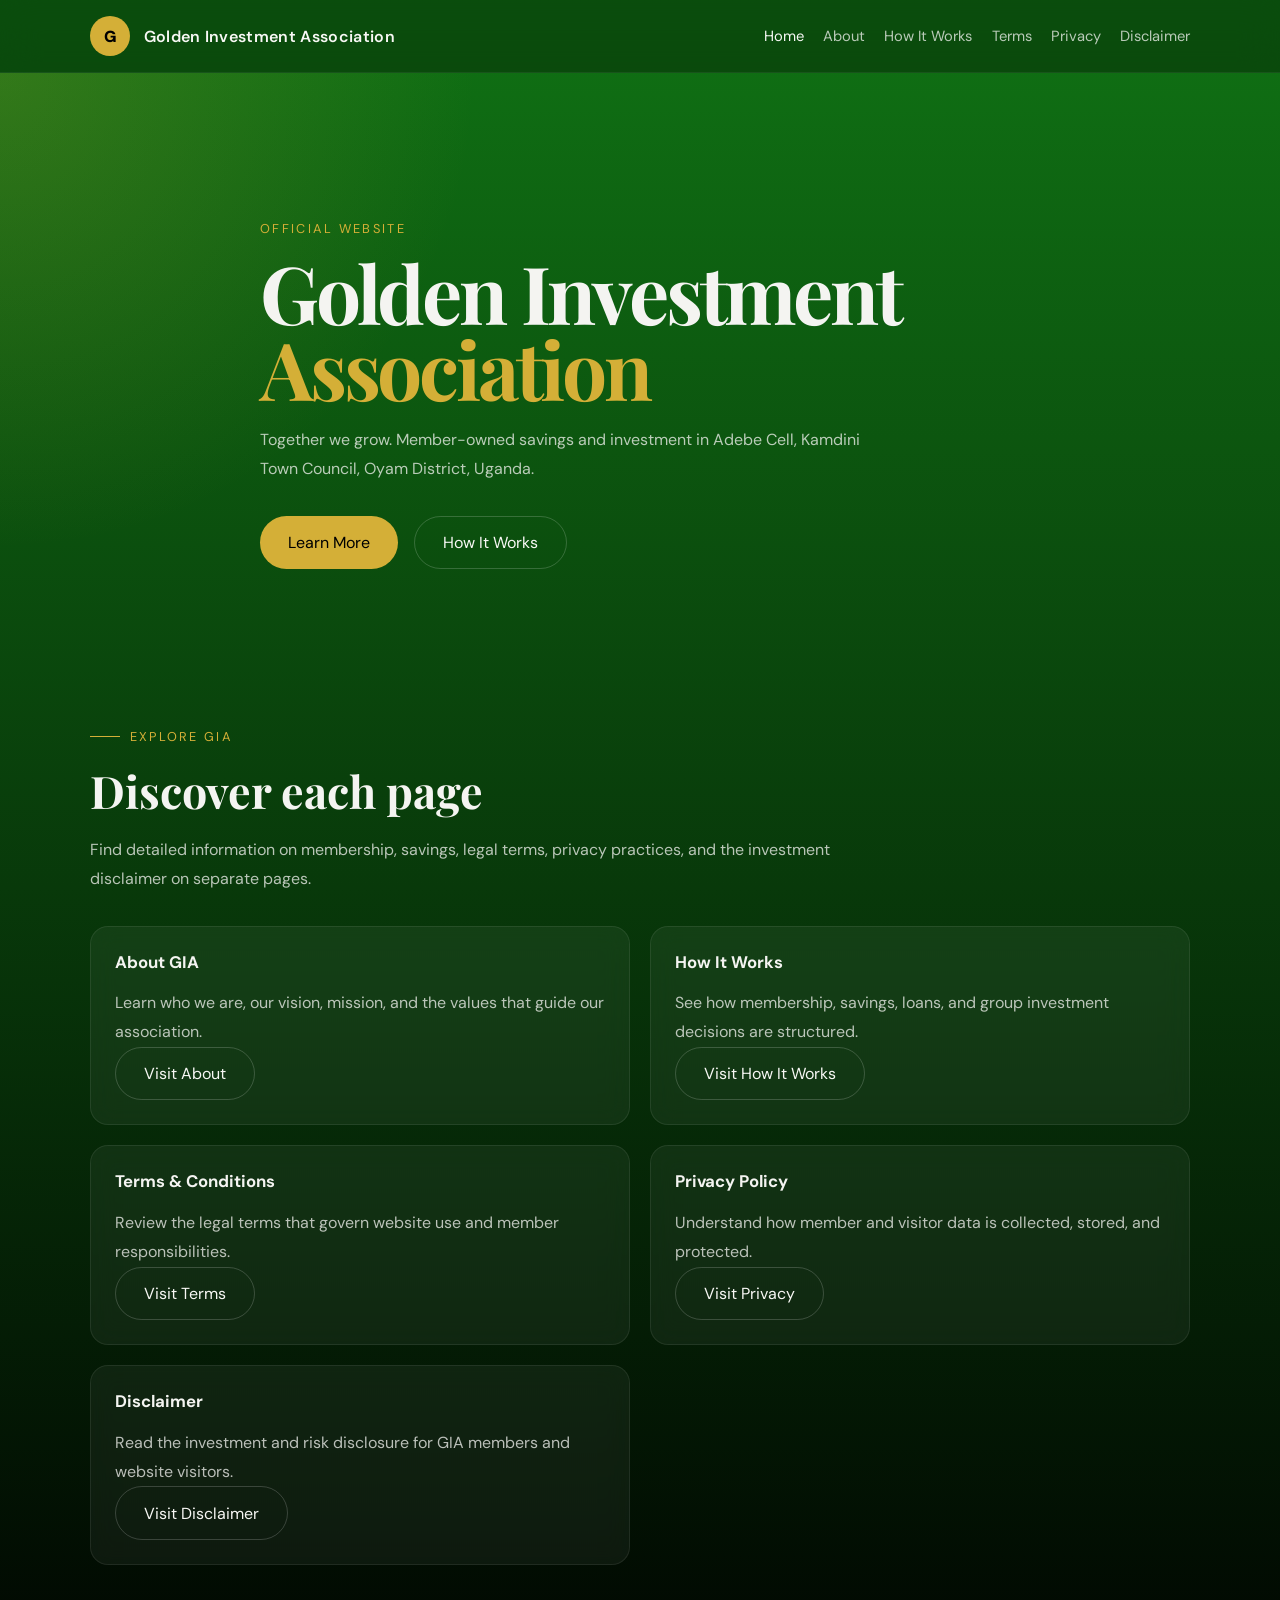
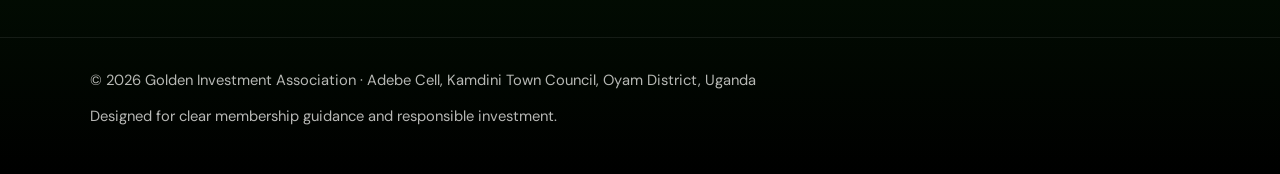
<file: index.html>
<!DOCTYPE html>
<html lang="en">
<head>
  <meta charset="UTF-8">
  <meta name="viewport" content="width=device-width, initial-scale=1.0">
  <title>Golden Investment Association</title>
  <link rel="preconnect" href="https://fonts.googleapis.com">
  <link rel="preconnect" href="https://fonts.gstatic.com" crossorigin>
  <link href="https://fonts.googleapis.com/css2?family=DM+Sans:wght@300;400;500;600;700&family=Playfair+Display:wght@400;700;900&display=swap" rel="stylesheet">
  <link rel="stylesheet" href="styles.css">
</head>
<body>
  <header class="site-header">
    <div class="container header-inner">
      <a class="brand" href="index.html">
        <span class="brand-mark">G</span>
        <span class="brand-text">Golden Investment Association</span>
      </a>
      <button class="menu-toggle" aria-expanded="false" aria-controls="primary-navigation">
        <span></span>
        <span></span>
        <span></span>
      </button>
      <nav id="primary-navigation" class="primary-nav">
        <a href="index.html">Home</a>
        <a href="about.html">About</a>
        <a href="how-it-works.html">How It Works</a>
        <a href="terms.html">Terms</a>
        <a href="privacy.html">Privacy</a>
        <a href="disclaimer.html">Disclaimer</a>
      </nav>
    </div>
  </header>

  <main>
    <section id="home" class="hero section-animate">
      <div class="container hero-inner">
        <span class="eyebrow">Official Website</span>
        <h1>Golden Investment<br><em>Association</em></h1>
        <p>Together we grow. Member-owned savings and investment in Adebe Cell, Kamdini Town Council, Oyam District, Uganda.</p>
        <div class="hero-actions">
          <a href="about.html" class="button button-primary">Learn More</a>
          <a href="how-it-works.html" class="button button-secondary">How It Works</a>
        </div>
      </div>
    </section>

    <section class="doc-section section-animate">
      <div class="container">
        <div class="section-meta">Explore GIA</div>
        <h2>Discover each page</h2>
        <p>Find detailed information on membership, savings, legal terms, privacy practices, and the investment disclaimer on separate pages.</p>

        <div class="grid-2">
          <div class="card">
            <h3>About GIA</h3>
            <p>Learn who we are, our vision, mission, and the values that guide our association.</p>
            <a href="about.html" class="button button-secondary">Visit About</a>
          </div>
          <div class="card">
            <h3>How It Works</h3>
            <p>See how membership, savings, loans, and group investment decisions are structured.</p>
            <a href="how-it-works.html" class="button button-secondary">Visit How It Works</a>
          </div>
          <div class="card">
            <h3>Terms & Conditions</h3>
            <p>Review the legal terms that govern website use and member responsibilities.</p>
            <a href="terms.html" class="button button-secondary">Visit Terms</a>
          </div>
          <div class="card">
            <h3>Privacy Policy</h3>
            <p>Understand how member and visitor data is collected, stored, and protected.</p>
            <a href="privacy.html" class="button button-secondary">Visit Privacy</a>
          </div>
          <div class="card">
            <h3>Disclaimer</h3>
            <p>Read the investment and risk disclosure for GIA members and website visitors.</p>
            <a href="disclaimer.html" class="button button-secondary">Visit Disclaimer</a>
          </div>
        </div>
      </div>
    </section>
  </main>

  <footer class="site-footer">
    <div class="container footer-inner">
      <p>© 2026 Golden Investment Association · Adebe Cell, Kamdini Town Council, Oyam District, Uganda</p>
      <p>Designed for clear membership guidance and responsible investment.</p>
    </div>
  </footer>

  <script src="script.js"></script>
</body>
</html>
</file>
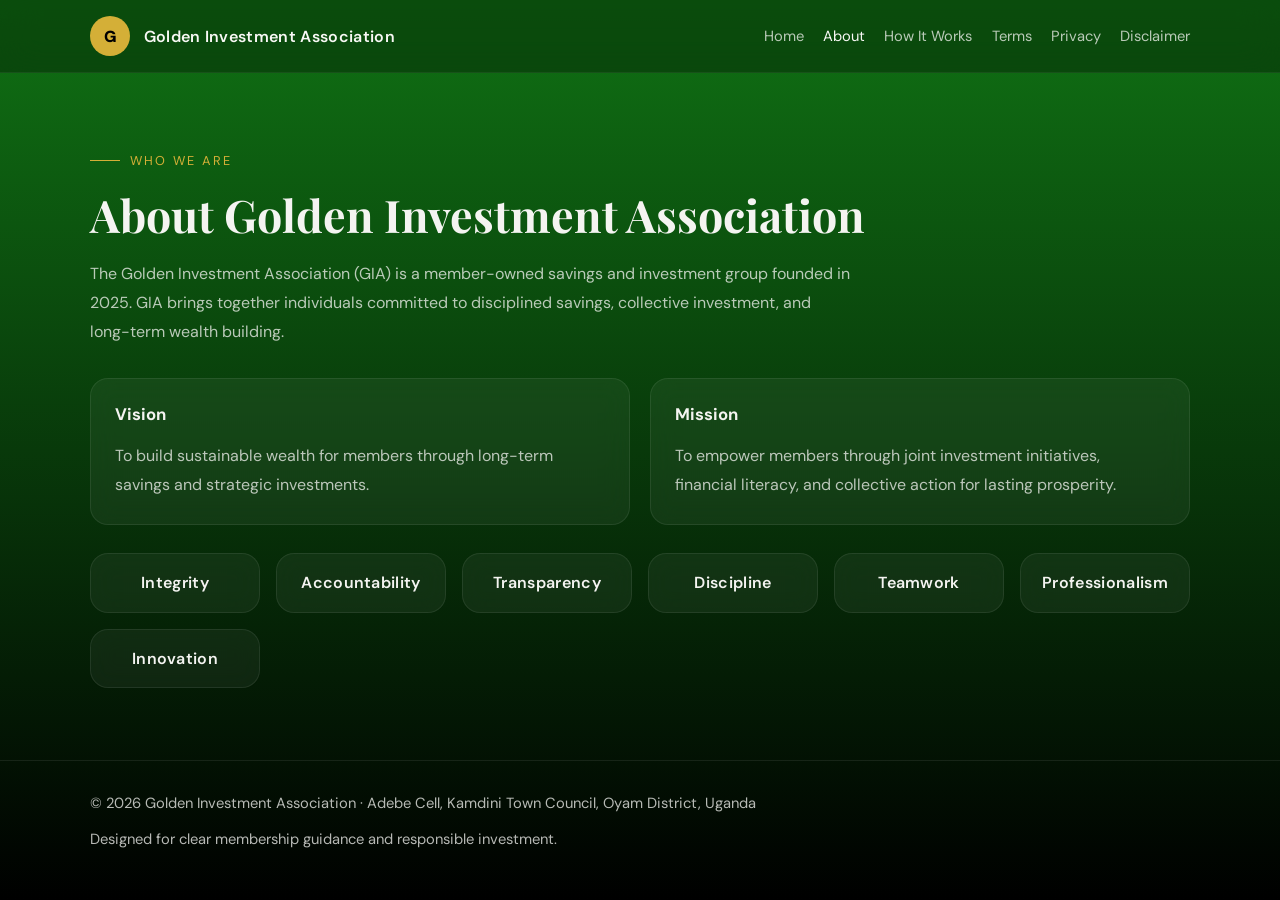
<file: about.html>
<!DOCTYPE html>
<html lang="en">
<head>
  <meta charset="UTF-8">
  <meta name="viewport" content="width=device-width, initial-scale=1.0">
  <title>About · Golden Investment Association</title>
  <link rel="preconnect" href="https://fonts.googleapis.com">
  <link rel="preconnect" href="https://fonts.gstatic.com" crossorigin>
  <link href="https://fonts.googleapis.com/css2?family=DM+Sans:wght@300;400;500;600;700&family=Playfair+Display:wght@400;700;900&display=swap" rel="stylesheet">
  <link rel="stylesheet" href="styles.css">
</head>
<body>
  <header class="site-header">
    <div class="container header-inner">
      <a class="brand" href="index.html">
        <span class="brand-mark">G</span>
        <span class="brand-text">Golden Investment Association</span>
      </a>
      <button class="menu-toggle" aria-expanded="false" aria-controls="primary-navigation">
        <span></span>
        <span></span>
        <span></span>
      </button>
      <nav id="primary-navigation" class="primary-nav">
        <a href="index.html">Home</a>
        <a href="about.html">About</a>
        <a href="how-it-works.html">How It Works</a>
        <a href="terms.html">Terms</a>
        <a href="privacy.html">Privacy</a>
        <a href="disclaimer.html">Disclaimer</a>
      </nav>
    </div>
  </header>

  <main>
    <section class="doc-section section-animate">
      <div class="container">
        <div class="section-meta">Who We Are</div>
        <h2>About Golden Investment Association</h2>
        <p>The Golden Investment Association (GIA) is a member-owned savings and investment group founded in 2025. GIA brings together individuals committed to disciplined savings, collective investment, and long-term wealth building.</p>

        <div class="grid-2">
          <div class="card">
            <h3>Vision</h3>
            <p>To build sustainable wealth for members through long-term savings and strategic investments.</p>
          </div>
          <div class="card">
            <h3>Mission</h3>
            <p>To empower members through joint investment initiatives, financial literacy, and collective action for lasting prosperity.</p>
          </div>
        </div>

        <div class="value-grid">
          <div class="value-card">Integrity</div>
          <div class="value-card">Accountability</div>
          <div class="value-card">Transparency</div>
          <div class="value-card">Discipline</div>
          <div class="value-card">Teamwork</div>
          <div class="value-card">Professionalism</div>
          <div class="value-card">Innovation</div>
        </div>
      </div>
    </section>
  </main>

  <footer class="site-footer">
    <div class="container footer-inner">
      <p>© 2026 Golden Investment Association · Adebe Cell, Kamdini Town Council, Oyam District, Uganda</p>
      <p>Designed for clear membership guidance and responsible investment.</p>
    </div>
  </footer>

  <script src="script.js"></script>
</body>
</html>
</file>
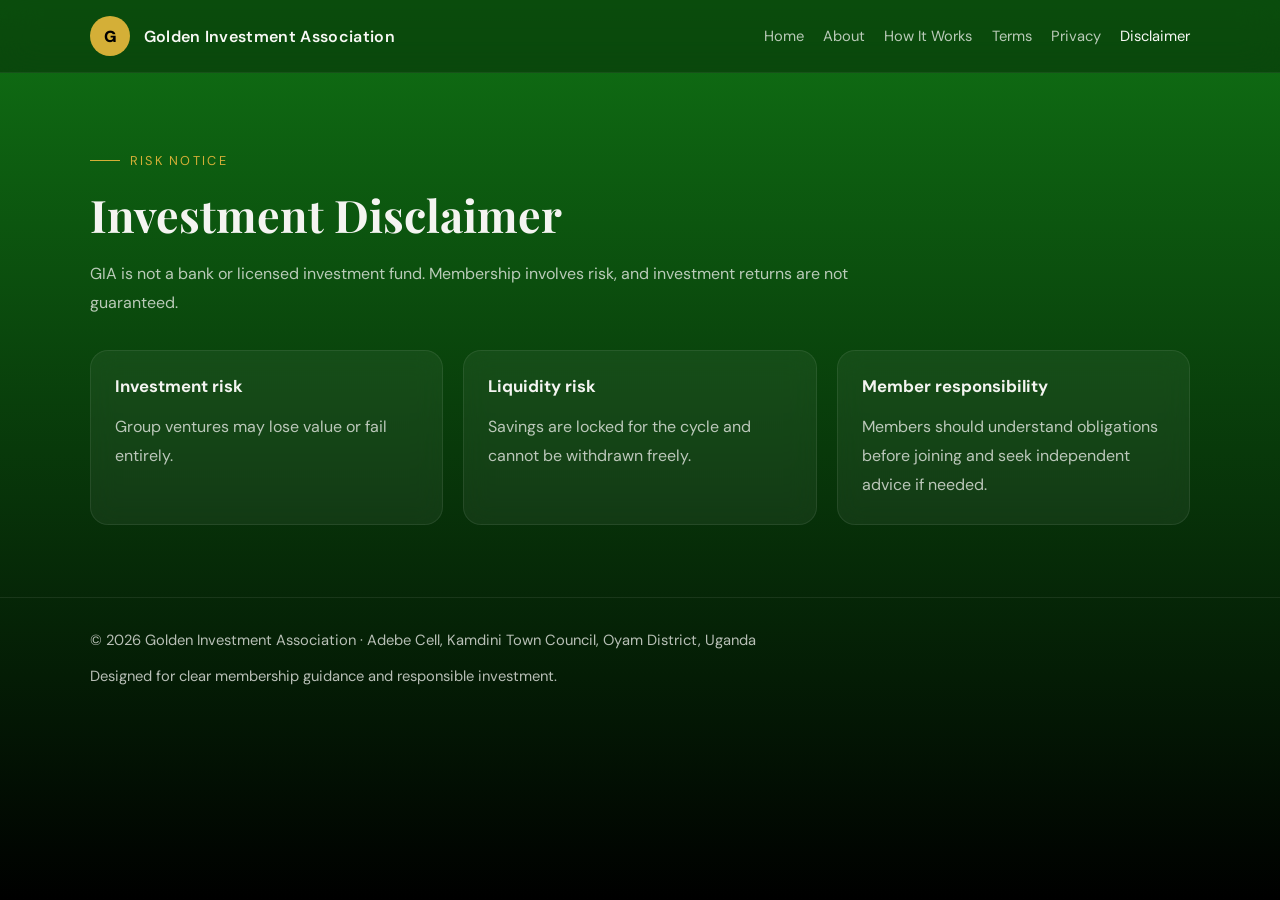
<file: disclaimer.html>
<!DOCTYPE html>
<html lang="en">
<head>
  <meta charset="UTF-8">
  <meta name="viewport" content="width=device-width, initial-scale=1.0">
  <title>Disclaimer · Golden Investment Association</title>
  <link rel="preconnect" href="https://fonts.googleapis.com">
  <link rel="preconnect" href="https://fonts.gstatic.com" crossorigin>
  <link href="https://fonts.googleapis.com/css2?family=DM+Sans:wght@300;400;500;600;700&family=Playfair+Display:wght@400;700;900&display=swap" rel="stylesheet">
  <link rel="stylesheet" href="styles.css">
</head>
<body>
  <header class="site-header">
    <div class="container header-inner">
      <a class="brand" href="index.html">
        <span class="brand-mark">G</span>
        <span class="brand-text">Golden Investment Association</span>
      </a>
      <button class="menu-toggle" aria-expanded="false" aria-controls="primary-navigation">
        <span></span>
        <span></span>
        <span></span>
      </button>
      <nav id="primary-navigation" class="primary-nav">
        <a href="index.html">Home</a>
        <a href="about.html">About</a>
        <a href="how-it-works.html">How It Works</a>
        <a href="terms.html">Terms</a>
        <a href="privacy.html">Privacy</a>
        <a href="disclaimer.html">Disclaimer</a>
      </nav>
    </div>
  </header>

  <main>
    <section class="doc-section section-animate">
      <div class="container">
        <div class="section-meta">Risk Notice</div>
        <h2>Investment Disclaimer</h2>
        <p>GIA is not a bank or licensed investment fund. Membership involves risk, and investment returns are not guaranteed.</p>

        <div class="grid-3 small-cards">
          <div class="card">
            <h3>Investment risk</h3>
            <p>Group ventures may lose value or fail entirely.</p>
          </div>
          <div class="card">
            <h3>Liquidity risk</h3>
            <p>Savings are locked for the cycle and cannot be withdrawn freely.</p>
          </div>
          <div class="card">
            <h3>Member responsibility</h3>
            <p>Members should understand obligations before joining and seek independent advice if needed.</p>
          </div>
        </div>
      </div>
    </section>
  </main>

  <footer class="site-footer">
    <div class="container footer-inner">
      <p>© 2026 Golden Investment Association · Adebe Cell, Kamdini Town Council, Oyam District, Uganda</p>
      <p>Designed for clear membership guidance and responsible investment.</p>
    </div>
  </footer>

  <script src="script.js"></script>
</body>
</html>
</file>
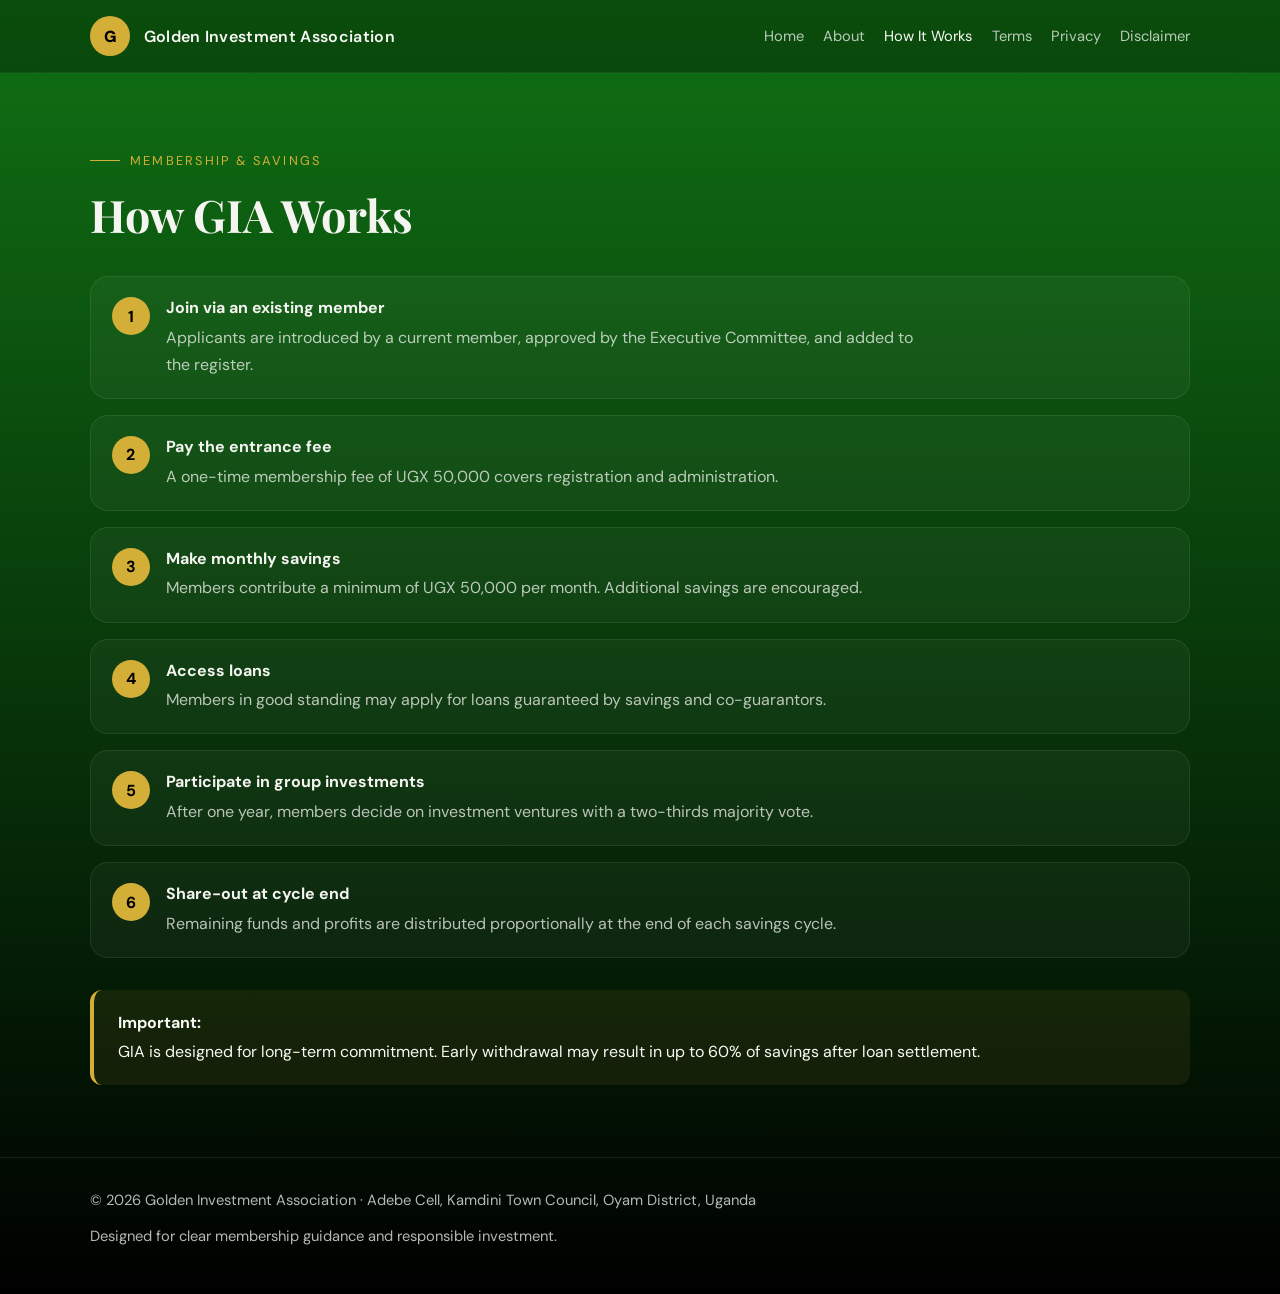
<file: how-it-works.html>
<!DOCTYPE html>
<html lang="en">
<head>
  <meta charset="UTF-8">
  <meta name="viewport" content="width=device-width, initial-scale=1.0">
  <title>How It Works · Golden Investment Association</title>
  <link rel="preconnect" href="https://fonts.googleapis.com">
  <link rel="preconnect" href="https://fonts.gstatic.com" crossorigin>
  <link href="https://fonts.googleapis.com/css2?family=DM+Sans:wght@300;400;500;600;700&family=Playfair+Display:wght@400;700;900&display=swap" rel="stylesheet">
  <link rel="stylesheet" href="styles.css">
</head>
<body>
  <header class="site-header">
    <div class="container header-inner">
      <a class="brand" href="index.html">
        <span class="brand-mark">G</span>
        <span class="brand-text">Golden Investment Association</span>
      </a>
      <button class="menu-toggle" aria-expanded="false" aria-controls="primary-navigation">
        <span></span>
        <span></span>
        <span></span>
      </button>
      <nav id="primary-navigation" class="primary-nav">
        <a href="index.html">Home</a>
        <a href="about.html">About</a>
        <a href="how-it-works.html">How It Works</a>
        <a href="terms.html">Terms</a>
        <a href="privacy.html">Privacy</a>
        <a href="disclaimer.html">Disclaimer</a>
      </nav>
    </div>
  </header>

  <main>
    <section class="doc-section section-animate">
      <div class="container">
        <div class="section-meta">Membership & Savings</div>
        <h2>How GIA Works</h2>

        <div class="steps">
          <div class="step">
            <span class="step-number">1</span>
            <div>
              <strong>Join via an existing member</strong>
              <p>Applicants are introduced by a current member, approved by the Executive Committee, and added to the register.</p>
            </div>
          </div>
          <div class="step">
            <span class="step-number">2</span>
            <div>
              <strong>Pay the entrance fee</strong>
              <p>A one-time membership fee of UGX 50,000 covers registration and administration.</p>
            </div>
          </div>
          <div class="step">
            <span class="step-number">3</span>
            <div>
              <strong>Make monthly savings</strong>
              <p>Members contribute a minimum of UGX 50,000 per month. Additional savings are encouraged.</p>
            </div>
          </div>
          <div class="step">
            <span class="step-number">4</span>
            <div>
              <strong>Access loans</strong>
              <p>Members in good standing may apply for loans guaranteed by savings and co-guarantors.</p>
            </div>
          </div>
          <div class="step">
            <span class="step-number">5</span>
            <div>
              <strong>Participate in group investments</strong>
              <p>After one year, members decide on investment ventures with a two-thirds majority vote.</p>
            </div>
          </div>
          <div class="step">
            <span class="step-number">6</span>
            <div>
              <strong>Share-out at cycle end</strong>
              <p>Remaining funds and profits are distributed proportionally at the end of each savings cycle.</p>
            </div>
          </div>
        </div>

        <aside class="callout">
          <strong>Important:</strong> GIA is designed for long-term commitment. Early withdrawal may result in up to 60% of savings after loan settlement.
        </aside>
      </div>
    </section>
  </main>

  <footer class="site-footer">
    <div class="container footer-inner">
      <p>© 2026 Golden Investment Association · Adebe Cell, Kamdini Town Council, Oyam District, Uganda</p>
      <p>Designed for clear membership guidance and responsible investment.</p>
    </div>
  </footer>

  <script src="script.js"></script>
</body>
</html>
</file>
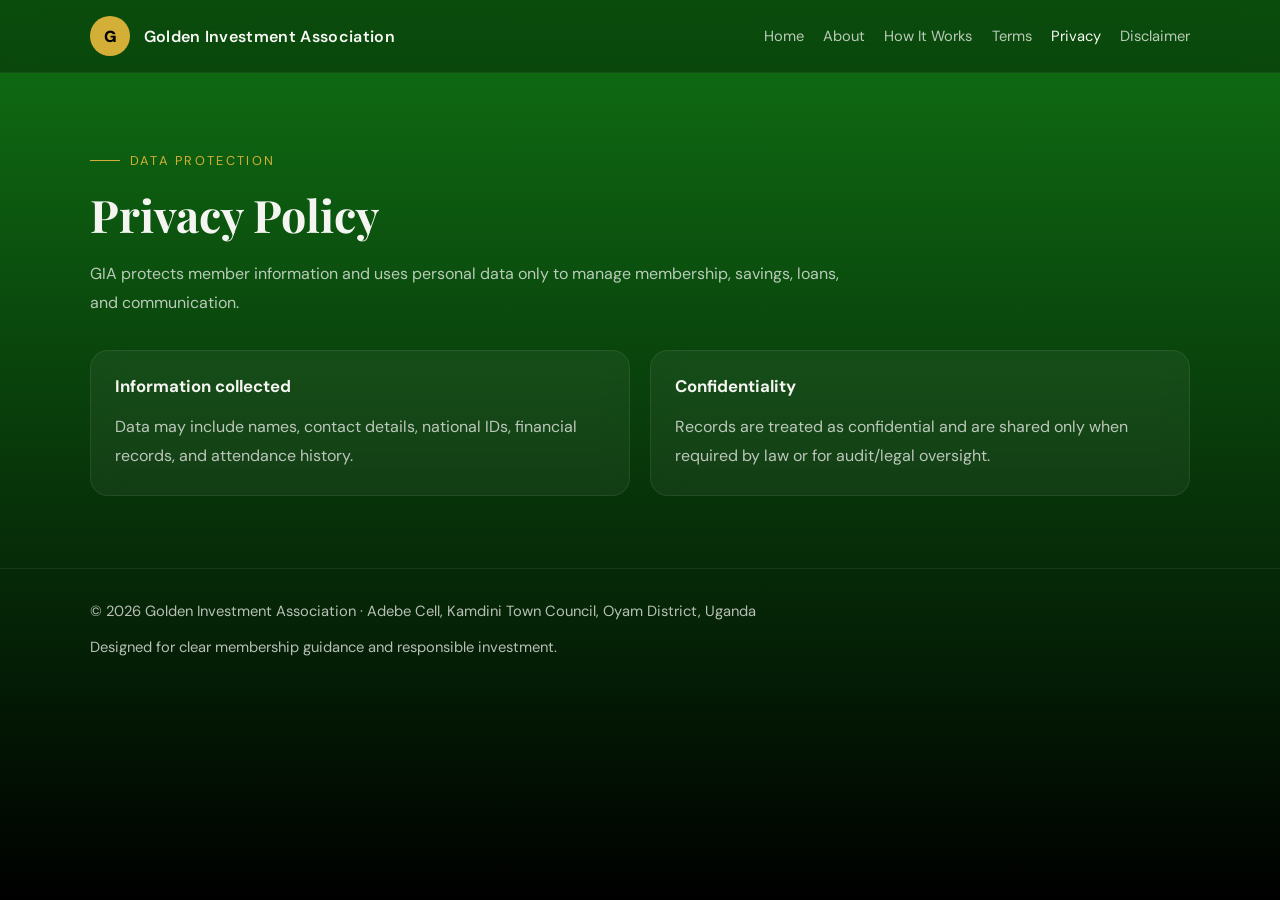
<file: privacy.html>
<!DOCTYPE html>
<html lang="en">
<head>
  <meta charset="UTF-8">
  <meta name="viewport" content="width=device-width, initial-scale=1.0">
  <title>Privacy Policy · Golden Investment Association</title>
  <link rel="preconnect" href="https://fonts.googleapis.com">
  <link rel="preconnect" href="https://fonts.gstatic.com" crossorigin>
  <link href="https://fonts.googleapis.com/css2?family=DM+Sans:wght@300;400;500;600;700&family=Playfair+Display:wght@400;700;900&display=swap" rel="stylesheet">
  <link rel="stylesheet" href="styles.css">
</head>
<body>
  <header class="site-header">
    <div class="container header-inner">
      <a class="brand" href="index.html">
        <span class="brand-mark">G</span>
        <span class="brand-text">Golden Investment Association</span>
      </a>
      <button class="menu-toggle" aria-expanded="false" aria-controls="primary-navigation">
        <span></span>
        <span></span>
        <span></span>
      </button>
      <nav id="primary-navigation" class="primary-nav">
        <a href="index.html">Home</a>
        <a href="about.html">About</a>
        <a href="how-it-works.html">How It Works</a>
        <a href="terms.html">Terms</a>
        <a href="privacy.html">Privacy</a>
        <a href="disclaimer.html">Disclaimer</a>
      </nav>
    </div>
  </header>

  <main>
    <section class="doc-section section-animate">
      <div class="container">
        <div class="section-meta">Data Protection</div>
        <h2>Privacy Policy</h2>
        <p>GIA protects member information and uses personal data only to manage membership, savings, loans, and communication.</p>

        <div class="grid-2 split-card">
          <div class="card">
            <h3>Information collected</h3>
            <p>Data may include names, contact details, national IDs, financial records, and attendance history.</p>
          </div>
          <div class="card">
            <h3>Confidentiality</h3>
            <p>Records are treated as confidential and are shared only when required by law or for audit/legal oversight.</p>
          </div>
        </div>
      </div>
    </section>
  </main>

  <footer class="site-footer">
    <div class="container footer-inner">
      <p>© 2026 Golden Investment Association · Adebe Cell, Kamdini Town Council, Oyam District, Uganda</p>
      <p>Designed for clear membership guidance and responsible investment.</p>
    </div>
  </footer>

  <script src="script.js"></script>
</body>
</html>
</file>
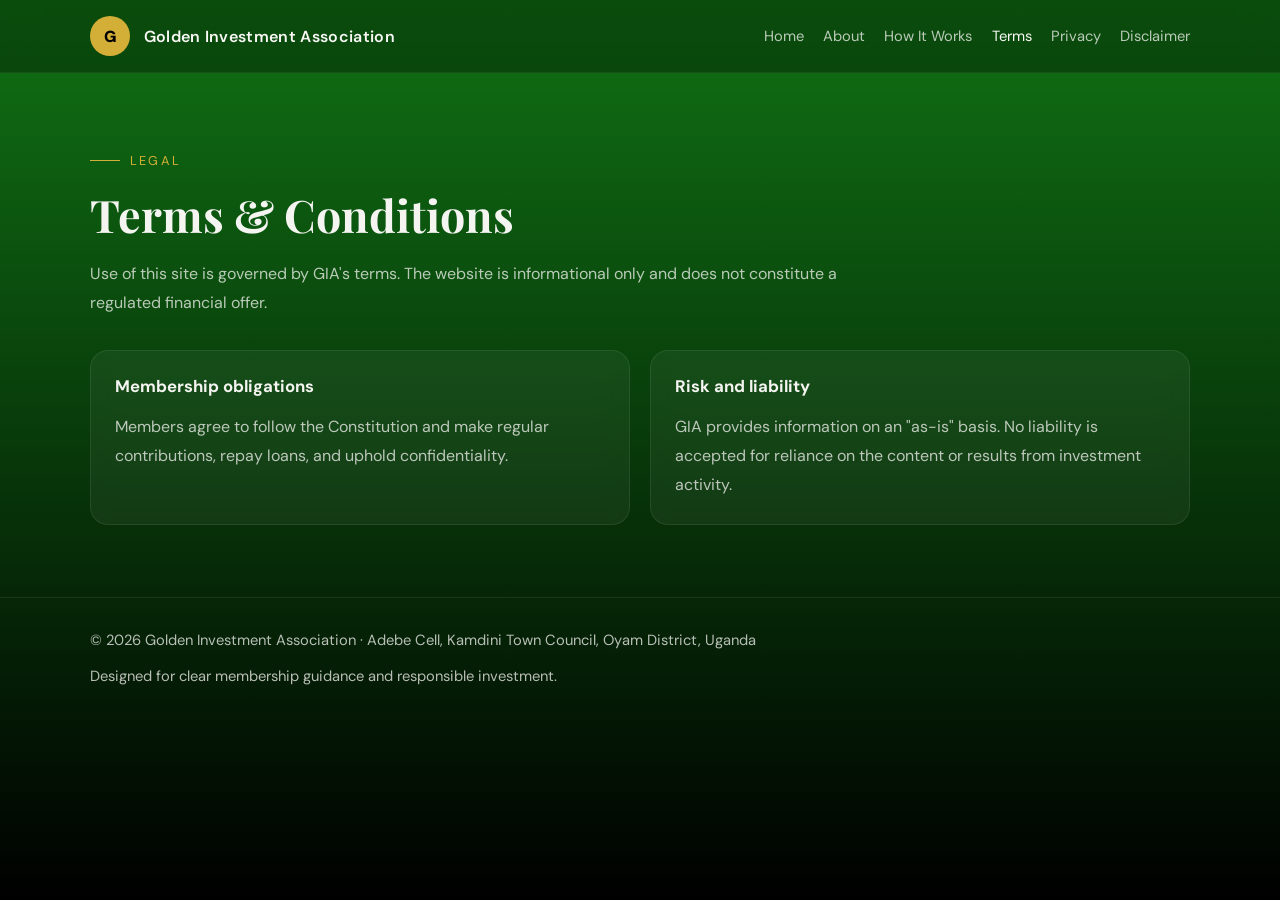
<file: terms.html>
<!DOCTYPE html>
<html lang="en">
<head>
  <meta charset="UTF-8">
  <meta name="viewport" content="width=device-width, initial-scale=1.0">
  <title>Terms & Conditions · Golden Investment Association</title>
  <link rel="preconnect" href="https://fonts.googleapis.com">
  <link rel="preconnect" href="https://fonts.gstatic.com" crossorigin>
  <link href="https://fonts.googleapis.com/css2?family=DM+Sans:wght@300;400;500;600;700&family=Playfair+Display:wght@400;700;900&display=swap" rel="stylesheet">
  <link rel="stylesheet" href="styles.css">
</head>
<body>
  <header class="site-header">
    <div class="container header-inner">
      <a class="brand" href="index.html">
        <span class="brand-mark">G</span>
        <span class="brand-text">Golden Investment Association</span>
      </a>
      <button class="menu-toggle" aria-expanded="false" aria-controls="primary-navigation">
        <span></span>
        <span></span>
        <span></span>
      </button>
      <nav id="primary-navigation" class="primary-nav">
        <a href="index.html">Home</a>
        <a href="about.html">About</a>
        <a href="how-it-works.html">How It Works</a>
        <a href="terms.html">Terms</a>
        <a href="privacy.html">Privacy</a>
        <a href="disclaimer.html">Disclaimer</a>
      </nav>
    </div>
  </header>

  <main>
    <section class="doc-section section-animate">
      <div class="container">
        <div class="section-meta">Legal</div>
        <h2>Terms & Conditions</h2>
        <p>Use of this site is governed by GIA's terms. The website is informational only and does not constitute a regulated financial offer.</p>

        <div class="grid-2 split-card">
          <div class="card">
            <h3>Membership obligations</h3>
            <p>Members agree to follow the Constitution and make regular contributions, repay loans, and uphold confidentiality.</p>
          </div>
          <div class="card">
            <h3>Risk and liability</h3>
            <p>GIA provides information on an "as-is" basis. No liability is accepted for reliance on the content or results from investment activity.</p>
          </div>
        </div>
      </div>
    </section>
  </main>

  <footer class="site-footer">
    <div class="container footer-inner">
      <p>© 2026 Golden Investment Association · Adebe Cell, Kamdini Town Council, Oyam District, Uganda</p>
      <p>Designed for clear membership guidance and responsible investment.</p>
    </div>
  </footer>

  <script src="script.js"></script>
</body>
</html>
</file>
<file: styles.css>
:root {
  --black: #000000;
  --green: #107214;
  --green-dark: #0b4d0f;
  --gold: #D4AF37;
  --gold-soft: rgba(212,175,55,0.18);
  --white: #f8f8f5;
  --surface: rgba(255,255,255,0.08);
  --surface-strong: rgba(255,255,255,0.14);
  --text: #f4f4f1;
  --muted: rgba(244,244,241,0.75);
  --border: rgba(255,255,255,0.12);
}

* {
  box-sizing: border-box;
}

html {
  scroll-behavior: smooth;
}

body {
  margin: 0;
  min-height: 100vh;
  font-family: 'DM Sans', sans-serif;
  color: var(--text);
  background: linear-gradient(180deg, var(--green) 0%, var(--black) 100%);
}

button,
a {
  font: inherit;
}

.container {
  width: min(1100px, calc(100% - 3rem));
  margin: 0 auto;
}

.site-header {
  position: sticky;
  top: 0;
  z-index: 20;
  backdrop-filter: blur(18px);
  background: rgba(0,0,0,0.32);
  border-bottom: 1px solid rgba(255,255,255,0.06);
}

.header-inner {
  display: flex;
  align-items: center;
  justify-content: space-between;
  padding: 1rem 0;
}

.brand {
  display: inline-flex;
  align-items: center;
  gap: 0.85rem;
  text-decoration: none;
  color: var(--white);
}

.brand-mark {
  width: 40px;
  height: 40px;
  display: grid;
  place-items: center;
  border-radius: 50%;
  background: var(--gold);
  color: var(--black);
  font-weight: 900;
}

.brand-text {
  font-weight: 600;
  letter-spacing: 0.02em;
}

.primary-nav {
  display: flex;
  gap: 1.2rem;
  align-items: center;
}

.primary-nav a {
  color: var(--muted);
  text-decoration: none;
  font-size: 0.92rem;
  transition: color 0.2s ease;
}

.primary-nav a:hover,
.primary-nav a.active {
  color: var(--white);
}

.menu-toggle {
  display: none;
  border: 0;
  background: transparent;
  padding: 0.5rem;
  cursor: pointer;
}

.menu-toggle span {
  display: block;
  width: 22px;
  height: 2px;
  margin: 5px 0;
  background: var(--white);
  border-radius: 999px;
}

.hero {
  position: relative;
  padding: clamp(6rem, 12vw, 9rem) 0 5rem;
  overflow: hidden;
}

.hero::before {
  content: '';
  position: absolute;
  inset: 0;
  background: radial-gradient(circle at top left, rgba(212,175,55,0.18), transparent 34%);
  pointer-events: none;
}

.hero-inner {
  position: relative;
  z-index: 1;
  max-width: 760px;
}

.eyebrow {
  display: inline-flex;
  align-items: center;
  gap: 0.5rem;
  color: var(--gold);
  font-size: 0.8rem;
  letter-spacing: 0.18em;
  text-transform: uppercase;
}

.hero h1 {
  margin: 1rem 0 1.25rem;
  font-family: 'Playfair Display', serif;
  font-size: clamp(3rem, 8vw, 5rem);
  line-height: 0.95;
  letter-spacing: -0.04em;
}

.hero h1 em {
  color: var(--gold);
  font-style: normal;
}

.hero p {
  max-width: 620px;
  font-size: 1rem;
  color: var(--muted);
  line-height: 1.8;
  margin-bottom: 2rem;
}

.hero-actions {
  display: flex;
  flex-wrap: wrap;
  gap: 1rem;
}

.button {
  display: inline-flex;
  align-items: center;
  justify-content: center;
  padding: 0.95rem 1.75rem;
  border-radius: 999px;
  text-decoration: none;
  transition: transform 0.3s ease, box-shadow 0.3s ease, background-color 0.3s ease;
}

.button-primary {
  background: var(--gold);
  color: var(--black);
}

.button-secondary {
  border: 1px solid rgba(255,255,255,0.18);
  color: var(--white);
}

.button:hover {
  transform: translateY(-2px);
}

.doc-section {
  padding: 4.5rem 0;
  position: relative;
}

.section-meta {
  display: inline-flex;
  align-items: center;
  gap: 0.6rem;
  margin-bottom: 1rem;
  text-transform: uppercase;
  letter-spacing: 0.18em;
  color: var(--gold);
  font-size: 0.8rem;
}

.section-meta::before {
  content: '';
  width: 30px;
  height: 1px;
  background: var(--gold);
}

.doc-section h2 {
  font-family: 'Playfair Display', serif;
  font-size: clamp(2rem, 4vw, 2.8rem);
  margin: 0 0 1rem;
}

.doc-section p {
  max-width: 760px;
  color: var(--muted);
  line-height: 1.8;
}

.grid-2,
.grid-3 {
  display: grid;
  gap: 1.25rem;
  margin-top: 2rem;
}

.grid-2 {
  grid-template-columns: repeat(2, minmax(0, 1fr));
}

.grid-3 {
  grid-template-columns: repeat(3, minmax(0, 1fr));
}

.card,
.value-card,
.split-card .card {
  background: rgba(255,255,255,0.05);
  border: 1px solid rgba(255,255,255,0.08);
  border-radius: 18px;
  padding: 1.5rem;
  backdrop-filter: blur(12px);
}

.card h3 {
  margin-top: 0;
  font-size: 1.05rem;
}

.card p {
  margin: 0.9rem 0 0;
  color: var(--muted);
}

.value-grid {
  display: grid;
  grid-template-columns: repeat(auto-fit, minmax(160px, 1fr));
  gap: 1rem;
  margin-top: 1.75rem;
}

.value-card {
  padding: 1.15rem 1.2rem;
  text-align: center;
  font-weight: 600;
  letter-spacing: 0.02em;
}

.steps {
  display: grid;
  gap: 1rem;
  margin-top: 2rem;
}

.step {
  display: grid;
  grid-template-columns: auto 1fr;
  gap: 1rem;
  padding: 1.25rem 1.3rem;
  border: 1px solid rgba(255,255,255,0.08);
  border-radius: 18px;
  background: rgba(255,255,255,0.04);
}

.step-number {
  width: 38px;
  height: 38px;
  display: grid;
  place-items: center;
  border-radius: 50%;
  background: var(--gold);
  color: var(--black);
  font-weight: 700;
}

.step strong {
  display: block;
  font-size: 1rem;
  margin-bottom: 0.35rem;
}

.step p {
  margin: 0;
  color: var(--muted);
  line-height: 1.7;
}

.callout {
  margin-top: 2rem;
  padding: 1.4rem 1.5rem;
  border-left: 4px solid var(--gold);
  background: rgba(212,175,55,0.08);
  color: var(--white);
  border-radius: 12px;
}

.callout strong {
  display: block;
  margin-bottom: 0.5rem;
}

.site-footer {
  padding: 2rem 0 3rem;
  border-top: 1px solid rgba(255,255,255,0.08);
}

.footer-inner {
  display: flex;
  justify-content: space-between;
  gap: 1rem;
  align-items: center;
  flex-wrap: wrap;
}

.site-footer p {
  margin: 0;
  color: var(--muted);
  font-size: 0.92rem;
}

.section-animate {
  opacity: 0;
  transform: translateY(32px);
  transition: opacity 0.8s ease, transform 0.8s ease;
}

.section-animate.is-visible {
  opacity: 1;
  transform: translateY(0);
}

@media (max-width: 900px) {
  .grid-2,
  .grid-3 {
    grid-template-columns: 1fr;
  }

  .header-inner {
    gap: 1rem;
  }
}

@media (max-width: 720px) {
  .primary-nav {
    position: absolute;
    top: 100%;
    right: 0;
    left: 0;
    background: rgba(0,0,0,0.9);
    flex-direction: column;
    gap: 0;
    padding: 1rem 1.5rem 1.25rem;
    border-bottom: 1px solid rgba(255,255,255,0.08);
    display: none;
  }

  .primary-nav.show {
    display: flex;
  }

  .primary-nav a {
    padding: 0.9rem 0;
    border-bottom: 1px solid rgba(255,255,255,0.08);
  }

  .menu-toggle {
    display: inline-flex;
  }
}
</file>
